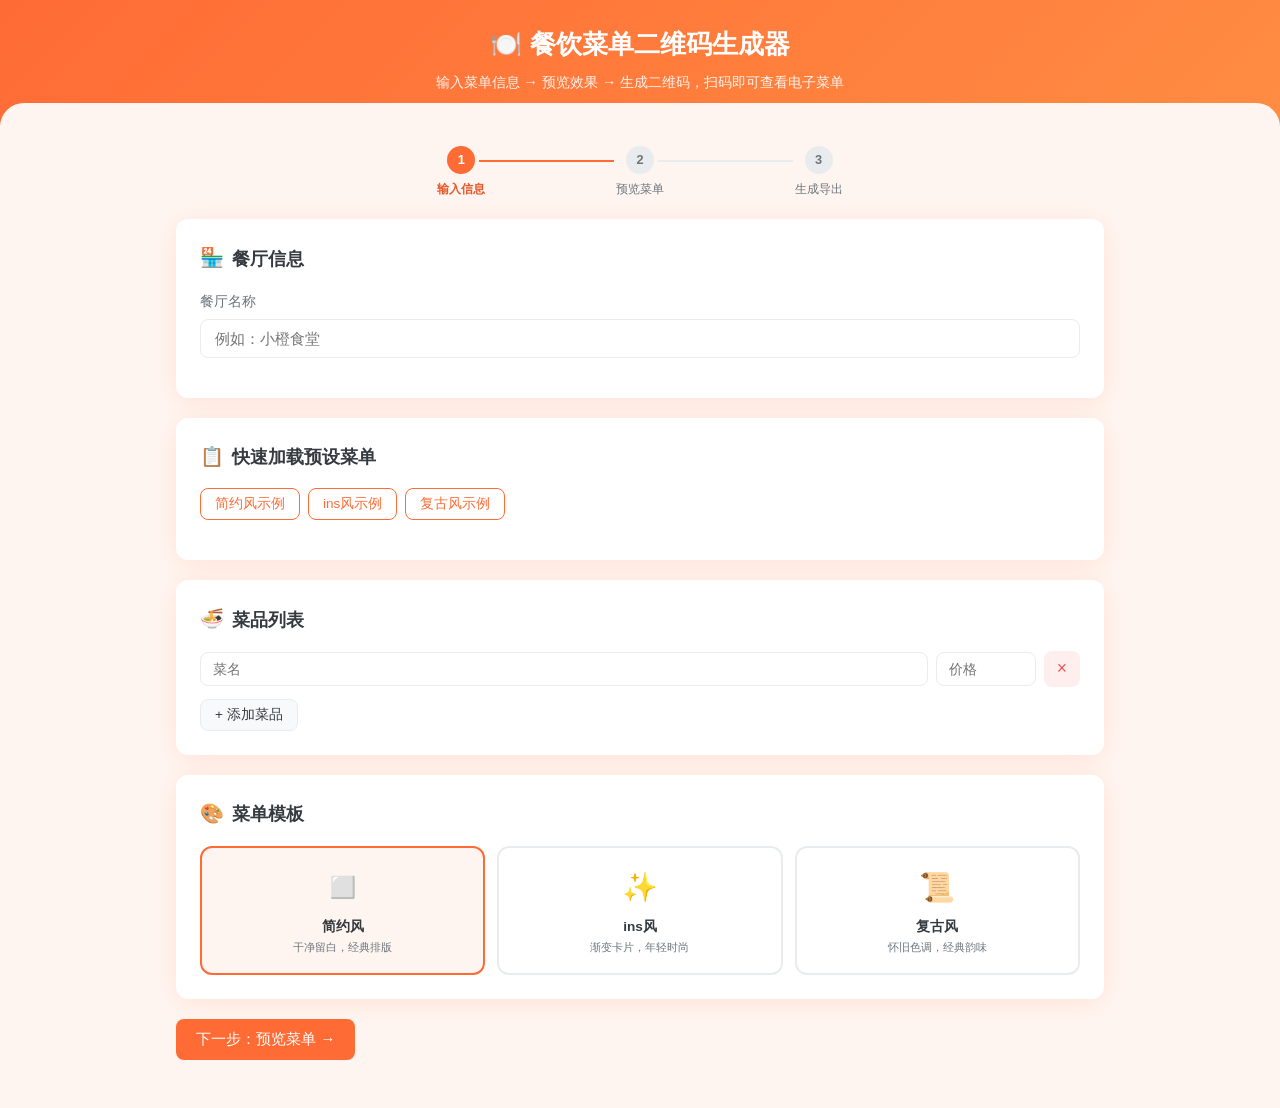
<file: index.html>
<!DOCTYPE html>
<html lang="zh-CN">
<head>
  <meta charset="UTF-8">
  <meta name="viewport" content="width=device-width, initial-scale=1.0">
  <title>餐饮菜单二维码生成器</title>
  <link rel="stylesheet" href="css/style.css">
</head>
<body>

  <!-- 头部 -->
  <header class="app-header">
    <h1>🍽️ 餐饮菜单二维码生成器</h1>
    <p>输入菜单信息 → 预览效果 → 生成二维码，扫码即可查看电子菜单</p>
  </header>

  <!-- 步骤指示器 -->
  <nav class="steps-bar">
    <div class="step-item active" data-step="1">
      <div class="step-dot">1</div>
      <div class="step-label">输入信息</div>
    </div>
    <div class="step-item" data-step="2">
      <div class="step-dot">2</div>
      <div class="step-label">预览菜单</div>
    </div>
    <div class="step-item" data-step="3">
      <div class="step-dot">3</div>
      <div class="step-label">生成导出</div>
    </div>
  </nav>

  <main class="app-main">

    <!-- ===== 步骤 1：输入信息 ===== -->
    <section class="step-panel active" data-step="1">
      <div class="panel">
        <h2 class="panel-title"><span class="icon">🏪</span> 餐厅信息</h2>
        <div class="form-group">
          <label for="restaurantName">餐厅名称</label>
          <input type="text" id="restaurantName" class="form-input" placeholder="例如：小橙食堂" maxlength="30">
        </div>
      </div>

      <div class="panel">
        <h2 class="panel-title"><span class="icon">📋</span> 快速加载预设菜单</h2>
        <div class="preset-buttons">
          <button class="btn btn-sm btn-outline" data-preset="minimal">简约风示例</button>
          <button class="btn btn-sm btn-outline" data-preset="ins">ins风示例</button>
          <button class="btn btn-sm btn-outline" data-preset="vintage">复古风示例</button>
        </div>
      </div>

      <div class="panel">
        <h2 class="panel-title"><span class="icon">🍜</span> 菜品列表</h2>
        <div id="dishList" class="dish-list"></div>
        <button type="button" id="btnAddDish" class="btn btn-secondary btn-sm">+ 添加菜品</button>
      </div>

      <div class="panel">
        <h2 class="panel-title"><span class="icon">🎨</span> 菜单模板</h2>
        <div class="template-grid">
          <div class="template-card selected" data-template="minimal">
            <div class="tpl-icon">◻️</div>
            <div class="tpl-name">简约风</div>
            <div class="tpl-desc">干净留白，经典排版</div>
          </div>
          <div class="template-card" data-template="ins">
            <div class="tpl-icon">✨</div>
            <div class="tpl-name">ins风</div>
            <div class="tpl-desc">渐变卡片，年轻时尚</div>
          </div>
          <div class="template-card" data-template="vintage">
            <div class="tpl-icon">📜</div>
            <div class="tpl-name">复古风</div>
            <div class="tpl-desc">怀旧色调，经典韵味</div>
          </div>
        </div>
      </div>

      <div class="btn-group">
        <button type="button" id="btnNext1" class="btn btn-primary">下一步：预览菜单 →</button>
      </div>
    </section>

    <!-- ===== 步骤 2：预览 ===== -->
    <section class="step-panel" data-step="2">
      <div class="panel">
        <h2 class="panel-title"><span class="icon">👀</span> 菜单预览</h2>
        <div class="menu-preview-wrap">
          <div id="menuPreview" class="menu-preview"></div>
        </div>
      </div>

      <div class="panel">
        <h2 class="panel-title"><span class="icon">📝</span> 复制菜单文本</h2>
        <p style="font-size:0.85rem;color:#6c757d;margin-bottom:12px;">
          一键复制纯文本菜单，方便通过微信等渠道发给顾客
        </p>
        <button type="button" id="btnCopyText" class="btn btn-outline">📋 复制菜单文本</button>
      </div>

      <div class="btn-group">
        <button type="button" id="btnPrev2" class="btn btn-secondary">← 上一步</button>
        <button type="button" id="btnNext2" class="btn btn-primary">下一步：生成二维码 →</button>
      </div>
    </section>

    <!-- ===== 步骤 3：生成/导出 ===== -->
    <section class="step-panel" data-step="3">
      <div class="panel">
        <h2 class="panel-title"><span class="icon">📱</span> 菜单二维码</h2>
        <div class="qr-section">
          <!-- 左侧：自定义选项 -->
          <div class="qr-options">
            <div class="form-group">
              <label>二维码颜色</label>
              <div class="color-row">
                <span style="font-size:0.85rem;">前景色</span>
                <input type="color" id="colorDark" value="#e55a2b">
              </div>
              <div class="color-row">
                <span style="font-size:0.85rem;">背景色</span>
                <input type="color" id="colorLight" value="#ffffff">
              </div>
            </div>
            <div class="form-group">
              <label for="logoInput">Logo 水印（可选）</label>
              <input type="file" id="logoInput" accept="image/*" class="form-input">
              <img id="logoPreview" class="logo-preview" alt="Logo预览">
            </div>
            <button type="button" id="btnRegenerate" class="btn btn-secondary btn-sm">🔄 重新生成</button>
          </div>

          <!-- 右侧：二维码展示 -->
          <div class="qr-display">
            <div class="qr-canvas-wrap">
              <canvas id="qrCanvas" width="280" height="280"></canvas>
              <div id="qrLoading" class="qr-loading">
                <div class="spinner"></div>
                <span style="font-size:0.85rem;color:#666;">正在生成二维码…</span>
              </div>
            </div>
            <p class="qr-tip">扫码即可打开电子菜单页面</p>
          </div>
        </div>

        <div class="btn-group" style="margin-top:20px;">
          <button type="button" id="btnExportHD" class="btn btn-primary">⬇️ 导出高清 PNG（1024px，可打印）</button>
        </div>
      </div>

      <!-- 桌号批量生成 -->
      <div class="panel">
        <h2 class="panel-title"><span class="icon">🪑</span> 批量生成桌号二维码</h2>
        <p style="font-size:0.85rem;color:#6c757d;margin-bottom:12px;">
          为每张桌子生成独立二维码，扫码后菜单页会显示对应桌号
        </p>
        <div class="table-batch">
          <div class="form-row">
            <div class="form-group">
              <label for="tableStart">起始桌号</label>
              <input type="number" id="tableStart" class="form-input" value="1" min="1">
            </div>
            <div class="form-group">
              <label for="tableEnd">结束桌号</label>
              <input type="number" id="tableEnd" class="form-input" value="5" min="1">
            </div>
          </div>
          <div class="form-group">
            <label for="tablePrefix">桌号后缀</label>
            <input type="text" id="tablePrefix" class="form-input" value="号桌" placeholder="例如：号桌">
          </div>
          <button type="button" id="btnGenTables" class="btn btn-primary btn-sm">生成桌号二维码</button>
        </div>
        <div id="tableQrGrid" class="table-qr-grid"></div>
      </div>

      <div class="btn-group">
        <button type="button" id="btnPrev3" class="btn btn-secondary">← 上一步</button>
      </div>
    </section>

  </main>

  <!-- Toast 提示 -->
  <div id="toast" class="toast"></div>

  <!-- 隐藏的 QR 生成容器（qrcode.js 需要） -->
  <div id="qrHidden"></div>

  <!-- 依赖：qrcode.js（本地） + 公共工具 + 主逻辑 -->
  <script src="js/qrcode.min.js"></script>
  <script src="js/common.js"></script>
  <script src="js/generator.js"></script>
</body>
</html>
</file>
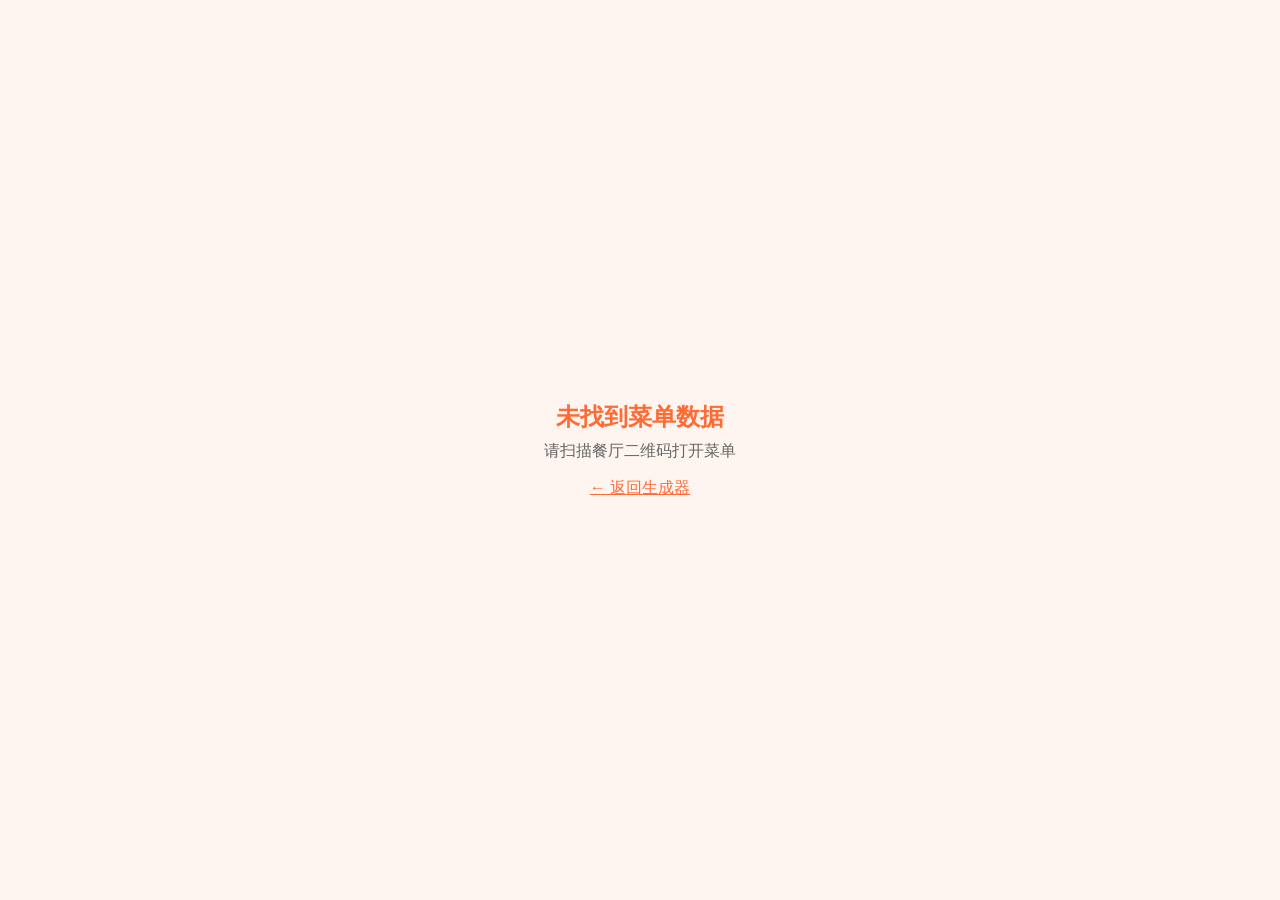
<file: menu.html>
<!DOCTYPE html>
<html lang="zh-CN">
<head>
  <meta charset="UTF-8">
  <meta name="viewport" content="width=device-width, initial-scale=1.0">
  <title>电子菜单</title>
  <link rel="stylesheet" href="css/menu.css">
</head>
<body>
  <!-- 菜单内容由 menu-view.js 动态渲染 -->
  <script src="js/common.js"></script>
  <script src="js/menu-view.js"></script>
</body>
</html>
</file>
<file: css/style.css>
/* ===== 餐饮菜单二维码生成器 - 全局样式 ===== */
:root {
  --orange: #ff6b35;
  --orange-light: #ff8c42;
  --orange-dark: #e55a2b;
  --orange-bg: #fff5f0;
  --white: #ffffff;
  --gray-100: #f8f9fa;
  --gray-200: #e9ecef;
  --gray-400: #adb5bd;
  --gray-600: #6c757d;
  --gray-800: #343a40;
  --shadow: 0 4px 24px rgba(255, 107, 53, 0.12);
  --radius: 12px;
  --transition: 0.25s ease;
}

*, *::before, *::after {
  box-sizing: border-box;
  margin: 0;
  padding: 0;
}

html {
  scroll-behavior: smooth;
}

body {
  font-family: -apple-system, BlinkMacSystemFont, "Segoe UI", "PingFang SC",
    "Hiragino Sans GB", "Microsoft YaHei", sans-serif;
  background: var(--orange-bg);
  color: var(--gray-800);
  line-height: 1.6;
  min-height: 100vh;
}

/* ===== 头部 ===== */
.app-header {
  background: linear-gradient(135deg, var(--orange) 0%, var(--orange-light) 100%);
  color: var(--white);
  padding: 24px 20px 32px;
  text-align: center;
  position: relative;
  overflow: hidden;
}

.app-header::after {
  content: "";
  position: absolute;
  bottom: -1px;
  left: 0;
  right: 0;
  height: 24px;
  background: var(--orange-bg);
  border-radius: 24px 24px 0 0;
}

.app-header h1 {
  font-size: 1.6rem;
  font-weight: 700;
  margin-bottom: 6px;
}

.app-header p {
  font-size: 0.9rem;
  opacity: 0.9;
}

/* ===== 步骤指示器 ===== */
.steps-bar {
  display: flex;
  justify-content: center;
  gap: 8px;
  padding: 20px 16px 0;
  max-width: 560px;
  margin: 0 auto;
}

.step-item {
  flex: 1;
  text-align: center;
  position: relative;
}

.step-item:not(:last-child)::after {
  content: "";
  position: absolute;
  top: 14px;
  left: calc(50% + 18px);
  width: calc(100% - 36px);
  height: 2px;
  background: var(--gray-200);
  transition: background var(--transition);
}

.step-item.done:not(:last-child)::after,
.step-item.active:not(:last-child)::after {
  background: var(--orange);
}

.step-dot {
  width: 28px;
  height: 28px;
  border-radius: 50%;
  background: var(--gray-200);
  color: var(--gray-600);
  display: inline-flex;
  align-items: center;
  justify-content: center;
  font-size: 0.8rem;
  font-weight: 600;
  margin-bottom: 6px;
  transition: all var(--transition);
}

.step-item.active .step-dot,
.step-item.done .step-dot {
  background: var(--orange);
  color: var(--white);
}

.step-label {
  font-size: 0.75rem;
  color: var(--gray-600);
}

.step-item.active .step-label {
  color: var(--orange-dark);
  font-weight: 600;
}

/* ===== 主容器 ===== */
.app-main {
  max-width: 960px;
  margin: 0 auto;
  padding: 20px 16px 48px;
}

.panel {
  background: var(--white);
  border-radius: var(--radius);
  box-shadow: var(--shadow);
  padding: 24px;
  margin-bottom: 20px;
  animation: fadeInUp 0.4s ease;
}

@keyframes fadeInUp {
  from {
    opacity: 0;
    transform: translateY(12px);
  }
  to {
    opacity: 1;
    transform: translateY(0);
  }
}

.panel-title {
  font-size: 1.1rem;
  font-weight: 600;
  margin-bottom: 16px;
  display: flex;
  align-items: center;
  gap: 8px;
}

.panel-title .icon {
  font-size: 1.2rem;
}

/* ===== 表单元素 ===== */
.form-group {
  margin-bottom: 16px;
}

.form-group label {
  display: block;
  font-size: 0.875rem;
  font-weight: 500;
  margin-bottom: 6px;
  color: var(--gray-600);
}

.form-input,
.form-select,
.form-textarea {
  width: 100%;
  padding: 10px 14px;
  border: 1.5px solid var(--gray-200);
  border-radius: 8px;
  font-size: 0.95rem;
  transition: border-color var(--transition), box-shadow var(--transition);
  font-family: inherit;
}

.form-input:focus,
.form-select:focus,
.form-textarea:focus {
  outline: none;
  border-color: var(--orange);
  box-shadow: 0 0 0 3px rgba(255, 107, 53, 0.15);
}

.form-row {
  display: grid;
  grid-template-columns: 1fr 1fr;
  gap: 12px;
}

/* ===== 菜品列表 ===== */
.dish-list {
  display: flex;
  flex-direction: column;
  gap: 10px;
  margin-bottom: 12px;
}

.dish-item {
  display: grid;
  grid-template-columns: 1fr 100px 36px;
  gap: 8px;
  align-items: center;
  animation: fadeInUp 0.3s ease;
}

.dish-item input {
  padding: 8px 12px;
  border: 1.5px solid var(--gray-200);
  border-radius: 8px;
  font-size: 0.9rem;
}

.dish-item input:focus {
  outline: none;
  border-color: var(--orange);
}

.btn-remove {
  width: 36px;
  height: 36px;
  border: none;
  background: #fee;
  color: #e55;
  border-radius: 8px;
  cursor: pointer;
  font-size: 1.1rem;
  transition: background var(--transition);
}

.btn-remove:hover {
  background: #fdd;
}

/* ===== 模板选择 ===== */
.template-grid {
  display: grid;
  grid-template-columns: repeat(3, 1fr);
  gap: 12px;
}

.template-card {
  border: 2px solid var(--gray-200);
  border-radius: var(--radius);
  padding: 16px 12px;
  text-align: center;
  cursor: pointer;
  transition: all var(--transition);
}

.template-card:hover {
  border-color: var(--orange-light);
}

.template-card.selected {
  border-color: var(--orange);
  background: var(--orange-bg);
}

.template-card .tpl-icon {
  font-size: 1.8rem;
  margin-bottom: 6px;
}

.template-card .tpl-name {
  font-size: 0.85rem;
  font-weight: 600;
}

.template-card .tpl-desc {
  font-size: 0.7rem;
  color: var(--gray-600);
  margin-top: 2px;
}

/* ===== 预设菜单 ===== */
.preset-buttons {
  display: flex;
  flex-wrap: wrap;
  gap: 8px;
  margin-bottom: 16px;
}

/* ===== 按钮 ===== */
.btn {
  display: inline-flex;
  align-items: center;
  justify-content: center;
  gap: 6px;
  padding: 10px 20px;
  border: none;
  border-radius: 8px;
  font-size: 0.95rem;
  font-weight: 500;
  cursor: pointer;
  transition: all var(--transition);
  font-family: inherit;
}

.btn-primary {
  background: var(--orange);
  color: var(--white);
}

.btn-primary:hover {
  background: var(--orange-dark);
  transform: translateY(-1px);
  box-shadow: 0 4px 12px rgba(255, 107, 53, 0.35);
}

.btn-secondary {
  background: var(--gray-100);
  color: var(--gray-800);
  border: 1.5px solid var(--gray-200);
}

.btn-secondary:hover {
  background: var(--gray-200);
}

.btn-outline {
  background: transparent;
  color: var(--orange);
  border: 1.5px solid var(--orange);
}

.btn-outline:hover {
  background: var(--orange-bg);
}

.btn-sm {
  padding: 6px 14px;
  font-size: 0.85rem;
}

.btn-group {
  display: flex;
  flex-wrap: wrap;
  gap: 10px;
  margin-top: 16px;
}

.btn:active {
  transform: scale(0.98);
}

/* ===== 步骤面板切换 ===== */
.step-panel {
  display: none;
}

.step-panel.active {
  display: block;
}

/* ===== 菜单预览 ===== */
.menu-preview-wrap {
  border-radius: var(--radius);
  overflow: hidden;
  border: 1px solid var(--gray-200);
  min-height: 300px;
}

.menu-preview {
  min-height: 300px;
}

/* 预览模板样式 - 简约风 */
.preview-minimal {
  background: #fff;
  padding: 28px 24px;
  text-align: center;
}

.preview-minimal .menu-title {
  font-size: 1.5rem;
  font-weight: 700;
  color: #222;
  margin-bottom: 4px;
}

.preview-minimal .menu-subtitle {
  font-size: 0.8rem;
  color: #999;
  margin-bottom: 24px;
}

.preview-minimal .menu-item {
  display: flex;
  justify-content: space-between;
  padding: 12px 0;
  border-bottom: 1px solid #f0f0f0;
  font-size: 0.95rem;
}

.preview-minimal .menu-price {
  color: var(--orange);
  font-weight: 600;
}

/* 预览模板 - ins风 */
.preview-ins {
  background: linear-gradient(160deg, #fff5f0 0%, #ffe8dc 100%);
  padding: 28px 20px;
}

.preview-ins .menu-title {
  font-size: 1.4rem;
  font-weight: 800;
  background: linear-gradient(90deg, var(--orange), #ff9a6c);
  -webkit-background-clip: text;
  -webkit-text-fill-color: transparent;
  background-clip: text;
  margin-bottom: 20px;
  text-align: center;
}

.preview-ins .menu-item {
  background: rgba(255, 255, 255, 0.85);
  backdrop-filter: blur(8px);
  border-radius: 16px;
  padding: 14px 16px;
  margin-bottom: 10px;
  display: flex;
  justify-content: space-between;
  align-items: center;
  box-shadow: 0 2px 12px rgba(255, 107, 53, 0.08);
}

.preview-ins .menu-price {
  background: var(--orange);
  color: #fff;
  padding: 4px 12px;
  border-radius: 20px;
  font-size: 0.85rem;
  font-weight: 600;
}

/* 预览模板 - 复古风 */
.preview-vintage {
  background: #f4ead5;
  padding: 28px 24px;
  border: 3px double #8b6914;
  font-family: "Georgia", "Times New Roman", serif;
}

.preview-vintage .menu-title {
  font-size: 1.6rem;
  text-align: center;
  color: #5c4033;
  border-bottom: 2px solid #8b6914;
  padding-bottom: 12px;
  margin-bottom: 20px;
  letter-spacing: 2px;
}

.preview-vintage .menu-item {
  display: flex;
  justify-content: space-between;
  padding: 10px 0;
  border-bottom: 1px dotted #c4a882;
  color: #4a3728;
}

.preview-vintage .menu-price {
  color: #8b4513;
  font-weight: 700;
}

/* ===== 二维码区域 ===== */
.qr-section {
  display: grid;
  grid-template-columns: 1fr 1fr;
  gap: 24px;
  align-items: start;
}

.qr-options .color-row {
  display: flex;
  align-items: center;
  gap: 12px;
  margin-bottom: 12px;
}

.color-row input[type="color"] {
  width: 44px;
  height: 36px;
  border: none;
  border-radius: 8px;
  cursor: pointer;
  padding: 2px;
}

.qr-display {
  text-align: center;
}

.qr-canvas-wrap {
  position: relative;
  display: inline-block;
  border-radius: var(--radius);
  overflow: hidden;
  box-shadow: var(--shadow);
  background: #fff;
  padding: 16px;
}

#qrCanvas {
  display: block;
  max-width: 100%;
  height: auto;
}

.qr-loading {
  position: absolute;
  inset: 0;
  background: rgba(255, 255, 255, 0.9);
  display: flex;
  flex-direction: column;
  align-items: center;
  justify-content: center;
  gap: 12px;
  opacity: 0;
  pointer-events: none;
  transition: opacity 0.3s;
}

.qr-loading.show {
  opacity: 1;
  pointer-events: auto;
}

.spinner {
  width: 40px;
  height: 40px;
  border: 3px solid var(--gray-200);
  border-top-color: var(--orange);
  border-radius: 50%;
  animation: spin 0.8s linear infinite;
}

@keyframes spin {
  to { transform: rotate(360deg); }
}

.qr-tip {
  font-size: 0.8rem;
  color: var(--gray-600);
  margin-top: 12px;
}

.logo-preview {
  width: 48px;
  height: 48px;
  object-fit: contain;
  border-radius: 8px;
  border: 1px solid var(--gray-200);
  margin-top: 8px;
  display: none;
}

.logo-preview.show {
  display: block;
}

/* ===== 桌号批量 ===== */
.table-batch {
  background: var(--gray-100);
  border-radius: var(--radius);
  padding: 16px;
  margin-top: 16px;
}

.table-qr-grid {
  display: grid;
  grid-template-columns: repeat(auto-fill, minmax(160px, 1fr));
  gap: 16px;
  margin-top: 16px;
}

.table-qr-item {
  text-align: center;
  background: var(--white);
  border-radius: var(--radius);
  padding: 12px;
  box-shadow: 0 2px 8px rgba(0, 0, 0, 0.06);
  animation: fadeInUp 0.4s ease;
}

.table-qr-item canvas {
  max-width: 100%;
  height: auto;
}

.table-qr-item .table-label {
  font-weight: 600;
  margin-top: 8px;
  color: var(--orange-dark);
}

.table-qr-item .btn-sm {
  margin-top: 8px;
}

/* ===== Toast 提示 ===== */
.toast {
  position: fixed;
  bottom: 24px;
  left: 50%;
  transform: translateX(-50%) translateY(80px);
  background: var(--gray-800);
  color: var(--white);
  padding: 12px 24px;
  border-radius: 8px;
  font-size: 0.9rem;
  z-index: 9999;
  opacity: 0;
  transition: all 0.3s ease;
  pointer-events: none;
}

.toast.show {
  opacity: 1;
  transform: translateX(-50%) translateY(0);
}

/* ===== 隐藏 QR 生成容器 ===== */
#qrHidden {
  position: absolute;
  left: -9999px;
  top: -9999px;
}

/* ===== 响应式 ===== */
@media (max-width: 768px) {
  .form-row {
    grid-template-columns: 1fr;
  }

  .template-grid {
    grid-template-columns: 1fr;
  }

  .qr-section {
    grid-template-columns: 1fr;
  }

  .dish-item {
    grid-template-columns: 1fr 80px 36px;
  }

  .app-header h1 {
    font-size: 1.3rem;
  }
}

@media (max-width: 480px) {
  .panel {
    padding: 16px;
  }

  .steps-bar {
    gap: 4px;
  }

  .step-label {
    font-size: 0.65rem;
  }
}
</file>
<file: css/menu.css>
/* ===== 扫码菜单展示页样式 ===== */
:root {
  --orange: #ff6b35;
  --orange-light: #ff8c42;
  --orange-dark: #e55a2b;
}

*, *::before, *::after {
  box-sizing: border-box;
  margin: 0;
  padding: 0;
}

body {
  font-family: -apple-system, BlinkMacSystemFont, "Segoe UI", "PingFang SC",
    "Hiragino Sans GB", "Microsoft YaHei", sans-serif;
  min-height: 100vh;
  -webkit-tap-highlight-color: transparent;
}

/* ===== 简约风 ===== */
.menu-minimal {
  background: #fff;
  min-height: 100vh;
  padding: 32px 20px 100px;
}

.menu-minimal .header {
  text-align: center;
  margin-bottom: 28px;
}

.menu-minimal .restaurant-name {
  font-size: 1.6rem;
  font-weight: 700;
  color: #222;
}

.menu-minimal .table-badge {
  display: inline-block;
  margin-top: 8px;
  padding: 4px 14px;
  background: var(--orange-bg, #fff5f0);
  color: var(--orange);
  border-radius: 20px;
  font-size: 0.85rem;
  font-weight: 600;
}

.menu-minimal .subtitle {
  color: #999;
  font-size: 0.85rem;
  margin-top: 4px;
}

.menu-minimal .item {
  display: flex;
  justify-content: space-between;
  align-items: center;
  padding: 16px 0;
  border-bottom: 1px solid #f0f0f0;
}

.menu-minimal .item-name {
  font-size: 1rem;
}

.menu-minimal .item-price {
  color: var(--orange);
  font-weight: 700;
  font-size: 1rem;
}

.menu-minimal .item-actions {
  display: flex;
  gap: 8px;
  margin-left: 12px;
}

/* ===== ins风 ===== */
.menu-ins {
  background: linear-gradient(160deg, #fff5f0 0%, #ffe8dc 50%, #ffd4c4 100%);
  min-height: 100vh;
  padding: 28px 16px 100px;
}

.menu-ins .header {
  text-align: center;
  margin-bottom: 24px;
}

.menu-ins .restaurant-name {
  font-size: 1.5rem;
  font-weight: 800;
  background: linear-gradient(90deg, var(--orange), #ff9a6c);
  -webkit-background-clip: text;
  -webkit-text-fill-color: transparent;
  background-clip: text;
}

.menu-ins .table-badge {
  display: inline-block;
  margin-top: 10px;
  padding: 6px 16px;
  background: rgba(255, 255, 255, 0.7);
  backdrop-filter: blur(8px);
  border-radius: 20px;
  font-size: 0.85rem;
  color: var(--orange-dark);
  font-weight: 600;
}

.menu-ins .item {
  background: rgba(255, 255, 255, 0.85);
  backdrop-filter: blur(10px);
  border-radius: 16px;
  padding: 16px;
  margin-bottom: 12px;
  display: flex;
  justify-content: space-between;
  align-items: center;
  box-shadow: 0 4px 16px rgba(255, 107, 53, 0.1);
}

.menu-ins .item-info {
  flex: 1;
}

.menu-ins .item-name {
  font-weight: 600;
  font-size: 1rem;
}

.menu-ins .item-price {
  display: inline-block;
  margin-top: 4px;
  background: var(--orange);
  color: #fff;
  padding: 3px 12px;
  border-radius: 20px;
  font-size: 0.85rem;
  font-weight: 600;
}

.menu-ins .item-actions {
  display: flex;
  flex-direction: column;
  gap: 6px;
  margin-left: 12px;
}

/* ===== 复古风 ===== */
.menu-vintage {
  background: #f4ead5;
  min-height: 100vh;
  padding: 32px 24px 100px;
  font-family: "Georgia", "Times New Roman", serif;
}

.menu-vintage .header {
  text-align: center;
  border-bottom: 2px solid #8b6914;
  padding-bottom: 16px;
  margin-bottom: 24px;
}

.menu-vintage .restaurant-name {
  font-size: 1.8rem;
  color: #5c4033;
  letter-spacing: 3px;
}

.menu-vintage .table-badge {
  margin-top: 10px;
  font-size: 0.9rem;
  color: #8b4513;
  font-style: italic;
}

.menu-vintage .subtitle {
  font-size: 0.85rem;
  color: #a08060;
  margin-top: 6px;
}

.menu-vintage .item {
  display: flex;
  justify-content: space-between;
  align-items: center;
  padding: 14px 0;
  border-bottom: 1px dotted #c4a882;
  color: #4a3728;
}

.menu-vintage .item-name {
  font-size: 1.05rem;
}

.menu-vintage .item-price {
  color: #8b4513;
  font-weight: 700;
  font-size: 1.05rem;
}

.menu-vintage .item-actions {
  display: flex;
  gap: 8px;
  margin-left: 12px;
}

/* ===== 通用按钮 ===== */
.btn-cart {
  padding: 6px 14px;
  border: none;
  border-radius: 8px;
  font-size: 0.8rem;
  cursor: pointer;
  transition: all 0.2s;
  white-space: nowrap;
  font-family: inherit;
}

.btn-add {
  background: var(--orange-bg, #fff5f0);
  color: var(--orange);
  border: 1px solid var(--orange);
}

.btn-add:hover {
  background: var(--orange);
  color: #fff;
}

.btn-order {
  background: var(--orange);
  color: #fff;
}

.btn-order:hover {
  background: var(--orange-dark);
}

/* ===== 底部购物车栏 ===== */
.cart-bar {
  position: fixed;
  bottom: 0;
  left: 0;
  right: 0;
  background: #fff;
  box-shadow: 0 -4px 20px rgba(0, 0, 0, 0.1);
  padding: 14px 20px;
  display: flex;
  align-items: center;
  justify-content: space-between;
  z-index: 100;
  transform: translateY(100%);
  transition: transform 0.3s ease;
}

.cart-bar.show {
  transform: translateY(0);
}

.cart-info {
  font-size: 0.9rem;
}

.cart-count {
  color: var(--orange);
  font-weight: 700;
}

.cart-total {
  font-weight: 700;
  font-size: 1.1rem;
}

.btn-checkout {
  padding: 10px 24px;
  background: var(--orange);
  color: #fff;
  border: none;
  border-radius: 24px;
  font-size: 0.95rem;
  font-weight: 600;
  cursor: pointer;
  font-family: inherit;
}

.btn-checkout:hover {
  background: var(--orange-dark);
}

/* ===== 错误页 ===== */
.error-page {
  min-height: 100vh;
  display: flex;
  flex-direction: column;
  align-items: center;
  justify-content: center;
  padding: 20px;
  text-align: center;
  background: #fff5f0;
}

.error-page h2 {
  color: var(--orange);
  margin-bottom: 8px;
}

.error-page p {
  color: #666;
}

.error-page a {
  margin-top: 16px;
  color: var(--orange);
}

/* ===== Toast ===== */
.toast {
  position: fixed;
  bottom: 80px;
  left: 50%;
  transform: translateX(-50%) translateY(80px);
  background: #333;
  color: #fff;
  padding: 10px 20px;
  border-radius: 8px;
  font-size: 0.85rem;
  z-index: 9999;
  opacity: 0;
  transition: all 0.3s;
  pointer-events: none;
}

.toast.show {
  opacity: 1;
  transform: translateX(-50%) translateY(0);
}

/* ===== 下单弹窗 ===== */
.modal-overlay {
  position: fixed;
  inset: 0;
  background: rgba(0, 0, 0, 0.5);
  display: flex;
  align-items: center;
  justify-content: center;
  z-index: 200;
  opacity: 0;
  pointer-events: none;
  transition: opacity 0.3s;
  padding: 20px;
}

.modal-overlay.show {
  opacity: 1;
  pointer-events: auto;
}

.modal-box {
  background: #fff;
  border-radius: 16px;
  padding: 28px 24px;
  max-width: 360px;
  width: 100%;
  text-align: center;
  animation: popIn 0.3s ease;
}

@keyframes popIn {
  from { transform: scale(0.9); opacity: 0; }
  to { transform: scale(1); opacity: 1; }
}

.modal-box h3 {
  color: var(--orange);
  margin-bottom: 8px;
}

.modal-box p {
  color: #666;
  font-size: 0.9rem;
  margin-bottom: 16px;
}

.modal-box .btn-close {
  padding: 8px 24px;
  background: var(--orange);
  color: #fff;
  border: none;
  border-radius: 8px;
  cursor: pointer;
  font-family: inherit;
}

@media (max-width: 480px) {
  .item-actions {
    flex-direction: column !important;
  }

  .btn-cart {
    padding: 5px 10px;
    font-size: 0.75rem;
  }
}
</file>
